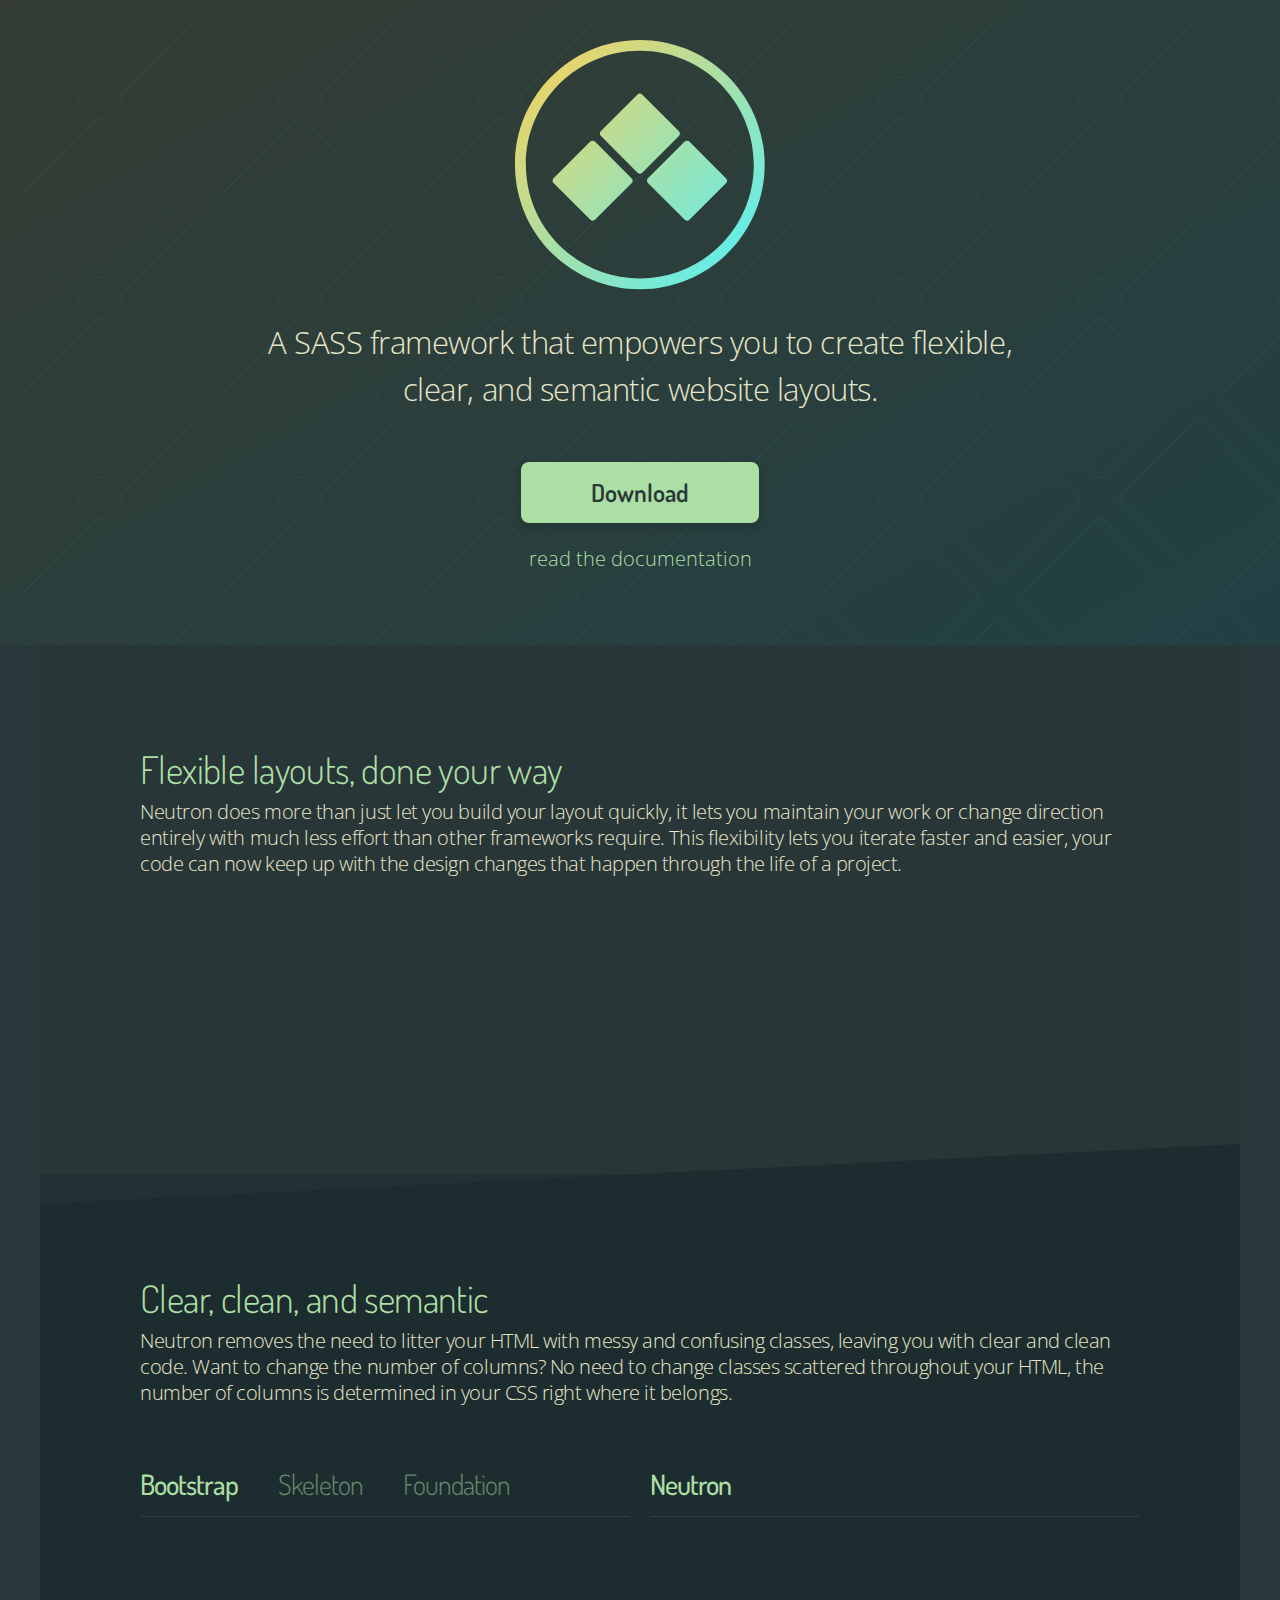
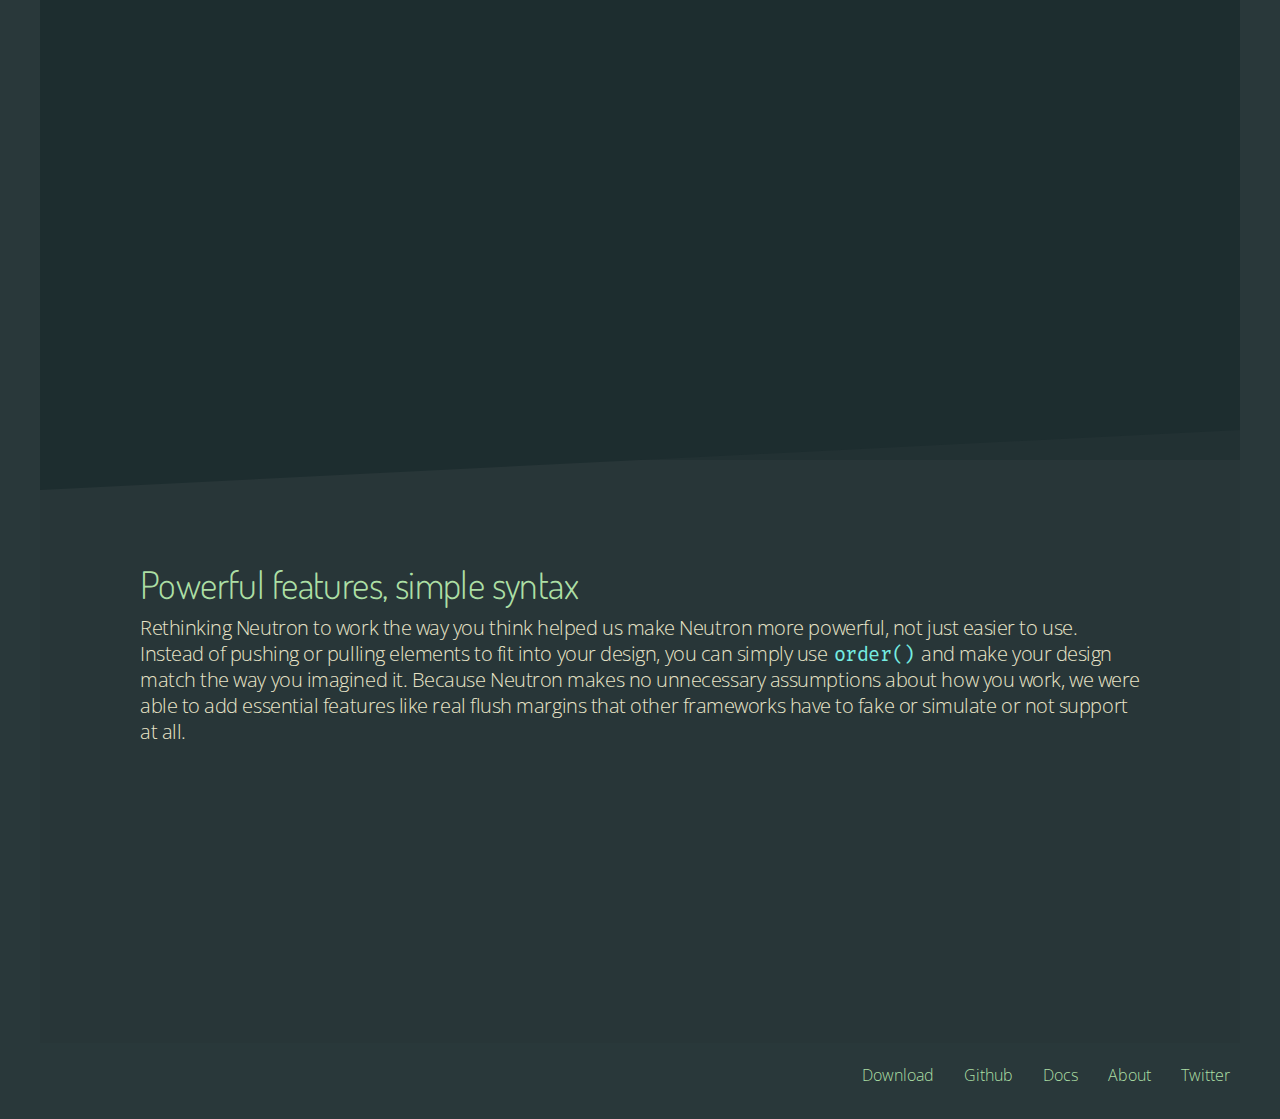
<file: index.html>
<!DOCTYPE html>
<html>
	<head>
		<title>Neutron</title>
		<link rel="stylesheet" href="assets/css/stylish.css">
		<link href='http://fonts.googleapis.com/css?family=Open+Sans:300|Dosis:300,400,600|Fira+Mono' rel='stylesheet' type='text/css'>
		<meta name="viewport" content="width=device-width, initial-scale=1, maximum-scale=1.0">
		<link href="/apple-touch-icon.png" rel="apple-touch-icon">
		<link rel="shortcut icon" href="/assets/img/pinned.svg" type="image/x-icon" />
		<link rel="mask-icon" href="/assets/img/pinned.svg" color="#29383A">
		<meta name="theme-color" content="#29383A">
	</head>
	<body>
		<header>
			<section id="intro" class="infoBlock">
				<div id="introLogo"></div>
				<p class="copyIntro">A SASS framework that empowers you to create flexible, clear, and semantic website layouts.</p>
				<a href="#" class="btn">Download</a>
				<br />
				<a href="/docs" class="docsLink">read the documentation</a>
			</section>
			<div class="pattern"></div>
		</header>
		<section id="flexibility" class="infoBlock">
			<h2>Flexible layouts, done your way</h2>
			<p>Neutron does more than just let you build your layout quickly, it lets you maintain your work or change direction entirely with much less effort than other frameworks require. This flexibility lets you iterate faster and easier, your code can now keep up with the design changes that happen through the life of a project.</p>
			<span class="wow" data-wow-delay="0s"></span>
			<span class="wow" data-wow-delay="0.1s"></span>
			<span class="wow" data-wow-delay="0.2s"></span>
			<span class="wow" data-wow-delay="0.3s"></span>
			<span class="wow" data-wow-delay="0.4s"></span>
			<span class="wow" data-wow-delay="0.5s"></span>
			<p class="indent0 wow" data-wow-delay="0.6s">@include columns(<i>6</i>);</p>
		</section>
		<section id="compare" class="infoBlock">
			<div class="topRight">
				<img src="assets/img/triangleTopRight.svg" />
			</div>
			<div class="topLeft">
				<img src="assets/img/traingleTopLeft.svg" />
			</div>
			<div class="bottomRight">
				<img src="assets/img/triangleBottomRight.svg" />
			</div>
			<div class="bottomLeft">
				<img src="assets/img/triangleBottomLeft.svg" />
			</div>
			<h2>Clear, clean, and semantic</h2>
			<p>Neutron removes the need to litter your HTML with messy and confusing classes, leaving you with clear and clean code. Want to change the number of columns? No need to change classes scattered throughout your HTML, the number of columns is determined in your CSS right where it belongs.</p>
			<span class="codeblock">
				<h3 class="active">Bootstrap</h3>
				<h3>Skeleton</h3>
				<h3>Foundation</h3>
				<hr />
				<div class="wow">
					<p class="indent0">&lt;div <i>class="container"</i>></p>
						<p class="indent1">&lt;div <i>class="row"</i>></p>
							<p class="indent2">&lt;div <i>class="col-xs-12 col-md-6"</i>></p>
								<p class="indent3">&lt;h1>Hello&lt;/h1></p>
							<p class="indent2">&lt;/div></p>
							<p class="indent2">&lt;div <i>class="col-xs-12 col-md-6"</i>></p>
								<p class="indent3">&lt;h1>World&lt;/h1></p>
							<p class="indent2">&lt;/div></p>
						<p class="indent1">&lt;/div></p>
					<p class="indent0">&lt;/div></p>
				</div>
			</span>
			
			<span class="codeblock">
				<h3 class="active">Neutron</h3>
				<hr />
				<div class="wow" data-wow-delay="0.3s">
					<p class="indent0">&lt;section></p>
						<p class="indent1">&lt;div></p>
							<p class="indent2">&lt;h1>Hello&lt;/h1></p>
						<p class="indent1">&lt;/div></p>
						<p class="indent1">&lt;div></p>
							<p class="indent2">&lt;h1>World&lt;/h1></p>
						<p class="indent1">&lt;/div></p>
					<p class="indent0">&lt;/section></p>
				</div>
				<div class="wow" data-wow-delay="0.3s">
					<p class="indent0">section {</p>
						<p class="indent1">columns(<i>1</i>)</p>
						<p class="indent1">@media {#<i>$from-tablet</i>} {</p>
							<p class="indent2">columns(<i>2</i>)</p>
						<p class="indent1">}</p>
					<p class="indent0">}</p>
				</div>
			</span>
		
		</section>
		<section id="powerful" class="infoBlock">
			<h2>Powerful features, simple syntax</h2>
			<p>Rethinking Neutron to work the way you think helped us make Neutron more powerful, not just easier to use. Instead of pushing or pulling elements to fit into your design, you can simply use <code>order()</code> and make your design match the way you imagined it. Because Neutron makes no unnecessary assumptions about how you work, we were able to add essential features like real flush margins that other frameworks have to fake or simulate or not support at all.</p>
			<span class="wow" data-wow-delay="0.2s">1</span>
			<span class="wow" data-wow-delay="0.4s">2</span>
			<span class="wow" data-wow-delay="0.3s">3</span>
			<span class="wow" data-wow-delay="0.1s">4</span>
			<span class="wow" data-wow-delay="0s">5</span>
			<p class="indent0 wow" data-wow-delay="0.5s">@include columns(<i>5</i>, $order:(<i>5,4,1,3,2</i>));</p>
		</section>
		
		<footer>
			<ul>
				<li><a href="#">Download</a>
				<li><a href="#">Github</a>
				<li><a href="#">Docs</a>
				<li><a href="#">About</a>
				<li><a href="#">Twitter</a>
			</ul>
		</footer>

		<script src="assets/js/wow.js"></script>
		<script>new WOW().init(); </script>
	</body>
</html>
</file>
<file: assets/css/stylish.css>
/*---------------------------------
           NeutronCSS
---------------------------------*/
/*! normalize.css v3.0.2 | MIT License | git.io/normalize */
@import url(animate.css);
html {
  -ms-text-size-adjust: 100%;
  -webkit-text-size-adjust: 100%;
  -moz-box-sizing: border-box;
  box-sizing: border-box; }

body {
  margin: 0; }

article,
aside,
details,
figcaption,
figure,
footer,
header,
hgroup,
main,
menu,
nav,
section,
summary {
  display: block; }

audio,
canvas,
progress,
video {
  display: inline-block;
  vertical-align: baseline; }

audio:not([controls]) {
  display: none;
  height: 0; }

[hidden],
template {
  display: none; }

a {
  background-color: transparent; }

a:active,
a:hover {
  outline: 0; }

abbr[title] {
  border-bottom: 1px dotted; }

b,
strong {
  font-weight: bold; }

dfn {
  font-style: italic; }

mark {
  background: #ff0;
  color: #000; }

small {
  font-size: 80%; }

sub,
sup {
  font-size: 75%;
  line-height: 0;
  position: relative;
  vertical-align: baseline; }

sup {
  top: -0.5em; }

sub {
  bottom: -0.25em; }

img {
  border: 0; }

svg:not(:root) {
  overflow: hidden; }

figure {
  margin: 1em 40px; }

hr {
  height: 0; }

pre {
  overflow: auto; }

code,
kbd,
pre,
samp {
  font-family: monospace, monospace;
  font-size: 1em; }

button,
input,
optgroup,
select,
textarea {
  color: inherit;
  /* 1 */
  font: inherit;
  /* 2 */
  margin: 0;
  /* 3 */ }

button {
  overflow: visible; }

button,
select {
  text-transform: none; }

button,
html input[type="button"],
input[type="reset"],
input[type="submit"] {
  -webkit-appearance: button;
  /* 2 */
  cursor: pointer;
  /* 3 */ }

button[disabled],
html input[disabled] {
  cursor: default; }

button::-moz-focus-inner,
input::-moz-focus-inner {
  border: 0;
  padding: 0; }

input {
  line-height: normal; }

input[type="checkbox"],
input[type="radio"] {
  box-sizing: border-box;
  /* 1 */
  padding: 0;
  /* 2 */ }

input[type="number"]::-webkit-inner-spin-button,
input[type="number"]::-webkit-outer-spin-button {
  height: auto; }

fieldset {
  border: 1px solid #c0c0c0;
  margin: 0 2px;
  padding: 0.35em 0.625em 0.75em; }

legend {
  border: 0;
  /* 1 */
  padding: 0;
  /* 2 */ }

textarea {
  overflow: auto; }

optgroup {
  font-weight: bold; }

table {
  border-collapse: collapse;
  border-spacing: 0; }

html {
  -moz-box-sizing: border-box;
  box-sizing: border-box;
  font-size: 62.5%; }

html * {
  -moz-box-sizing: inherit;
  box-sizing: inherit; }

body {
  max-width: 1200px;
  margin-left: auto;
  margin-right: auto;
  font-size: 1em; }

body {
  line-height: 1.6;
  font-weight: 400;
  font-family: "HelveticaNeue", "Helvetica Neue", Helvetica, Arial, sans-serif;
  color: #E8E5C8; }

h1, h2, h3, h4, h5, h6 {
  margin: 0 0 0.5rem;
  font-weight: 400; }

h1 {
  font-size: 3.0rem;
  line-height: 1.2;
  letter-spacing: -.1rem; }

h2 {
  font-size: 2.5rem;
  line-height: 1.25;
  letter-spacing: -.1rem; }

h3 {
  font-size: 2rem;
  line-height: 1.3;
  letter-spacing: -.1rem; }

h4 {
  font-size: 1.75rem;
  line-height: 1.35;
  letter-spacing: -.08rem; }

h5 {
  font-size: 1.5rem;
  line-height: 1.5;
  letter-spacing: -.05rem; }

h6 {
  font-size: 1.25rem;
  line-height: 1.6;
  letter-spacing: 0; }

p {
  margin-top: 0; }

a {
  color: #ACDFA4;
  text-decoration: none; }

a:hover {
  color: #0FA0CE;
  text-decoration: underline; }

input[type="email"],
input[type="number"],
input[type="search"],
input[type="text"],
input[type="tel"],
input[type="url"],
input[type="password"],
textarea {
  height: 38px;
  padding: 6px 10px;
  /* The 6px vertically centers text on FF, ignored by Webkit */
  background-color: #FFF;
  border: 1px solid #D1D1D1;
  box-shadow: none;
  box-sizing: border-box; }

select {
  box-shadow: none;
  box-sizing: border-box; }

textarea {
  min-height: 65px;
  padding-top: 6px;
  padding-bottom: 6px; }

input[type="email"]:focus,
input[type="number"]:focus,
input[type="search"]:focus,
input[type="text"]:focus,
input[type="tel"]:focus,
input[type="url"]:focus,
input[type="password"]:focus,
textarea:focus {
  border: 1px solid #33C3F0; }

label,
legend {
  display: block; }

legend {
  margin-left: 16px;
  margin-right: 16px;
  padding: 0 6px; }

fieldset {
  padding: 0 8px;
  border: 1px solid #888; }

input[type="checkbox"],
input[type="radio"] {
  display: inline; }

button,
html input[type="button"],
input[type="reset"],
input[type="submit"] {
  display: inline-block;
  padding: 5px 20px;
  margin: 0;
  line-height: 2;
  color: #F3F3F3;
  background: #004C94;
  text-align: center;
  text-decoration: none;
  white-space: nowrap;
  cursor: pointer;
  box-sizing: border-box;
  border: 1px solid #0059ae; }
  button:hover,
  html input[type="button"]:hover,
  input[type="reset"]:hover,
  input[type="submit"]:hover {
    color: #F3F3F3;
    background: #333;
    text-decoration: none; }
  button:active,
  html input[type="button"]:active,
  input[type="reset"]:active,
  input[type="submit"]:active {
    background: #004C94;
    color: #F3F3F3; }

code {
  padding: .2rem .5rem;
  margin: 0 .2rem;
  font-size: 90%;
  white-space: nowrap;
  background: #F1F1F1;
  border: 1px solid #E1E1E1;
  border-radius: 4px; }

pre > code {
  display: block;
  padding: 1rem 1.5rem;
  white-space: pre; }

ul {
  list-style: circle inside; }

ol {
  list-style: decimal inside; }

ol, ul {
  padding-left: 0;
  margin-top: 0; }

ul ul,
ul ol,
ol ol,
ol ul {
  margin: 1.5rem 0 1.5rem 3rem;
  font-size: 90%; }

li {
  margin-bottom: 1rem; }

th,
td {
  padding: 12px 15px;
  text-align: left;
  border-bottom: 1px solid #D1D1D1; }

th:first-child,
td:first-child {
  padding-left: 0; }

th:last-child,
td:last-child {
  padding-right: 0; }

* {
  box-sizing: border-box; }

body {
  font-size: 16px;
  background: #29383A;
  max-width: 100%; }
  @media (min-width: 375px) {
    body {
      font-size: 20px; } }

#introLogo {
  margin-top: -10px;
  margin-bottom: 20px;
  width: 100px;
  height: 100px;
  background: url(../img/logo.svg) no-repeat;
  background-size: contain;
  display: inline-block; }
  @media (min-width: 375px) {
    #introLogo {
      width: 150px;
      height: 150px; } }
  @media (min-width: 768px) {
    #introLogo {
      margin-top: 0px;
      margin-bottom: 20px;
      width: 250px;
      height: 250px; } }

h2 {
  font-size: 1.9em;
  font-family: "Dosis", helvetica, arial, sans-serif;
  font-weight: 300;
  line-height: 1.3em;
  letter-spacing: -0.59px;
  color: #ACDFA4; }

p {
  font-size: 1em;
  font-family: "Open Sans", helvetica, arial, sans-serif;
  font-weight: 300;
  line-height: 1.3em;
  letter-spacing: -0.46px; }

code {
  background: none;
  border: none;
  font-size: 1em;
  font-family: "fira mono", monaco;
  color: #75ECE1;
  padding: 0px; }

a {
  text-decoration: none;
  font-size: 1em;
  font-family: "Open Sans", helvetica, arial, sans-serif;
  font-weight: 300; }
  a:hover {
    text-decoration: underline;
    color: #ACDFA4; }

.btn {
  padding: 15px 70px;
  background: #ACDFA4;
  color: #29383A;
  border-radius: 8px;
  text-decoration: none;
  font-size: 1.24em;
  font-family: "Dosis", helvetica, arial, sans-serif;
  font-weight: 600;
  display: block;
  box-shadow: 0px 4px 10px rgba(0, 0, 0, 0.2);
  transition: 0.2s box-shadow ease, 0.2s color ease; }
  .btn:hover {
    box-shadow: 0px 8px 20px rgba(0, 0, 0, 0.3);
    color: black;
    text-decoration: none;
    transition: 0.5s box-shadow ease, 0.5s color ease; }
  .btn:active {
    box-shadow: none;
    transition: 0.1s box-shadow ease; }
  @media (min-width: 768px) {
    .btn {
      display: inline; } }

.copyIntro {
  font-size: 1.1em;
  font-family: "Open Sans", helvetica, arial, sans-serif;
  font-weight: 300;
  text-align: center;
  line-height: 1.5em;
  letter-spacing: -0.46px;
  padding-bottom: 30px; }
  @media (min-width: 375px) {
    .copyIntro {
      font-size: 1em; } }
  @media (min-width: 768px) {
    .copyIntro {
      font-size: 1.55em; } }

.docsLink {
  display: inline-block;
  margin-bottom: 30px;
  margin-top: -10px; }
  @media (min-width: 768px) {
    .docsLink {
      margin-top: 30px; } }

hr {
  margin-bottom: 30px;
  border: 1px solid rgba(232, 229, 200, 0.1);
  border-bottom: 0px; }
  @media (min-width: 768px) {
    hr {
      margin-top: 40px; } }

.indent0, dl > *:nth-child(1n+1) {
  font-family: "fira mono", monaco;
  font-size: 0.8em; }
  .indent0 i, dl > *:nth-child(1n+1) i {
    color: #75ECE1;
    font-style: normal; }

.indent1 {
  margin-left: 30px;
  font-family: "fira mono", monaco;
  font-size: 0.8em; }
  .indent1 i {
    color: #75ECE1;
    font-style: normal; }

.indent2 {
  margin-left: 60px;
  font-family: "fira mono", monaco;
  font-size: 0.8em; }
  .indent2 i {
    color: #75ECE1;
    font-style: normal; }

.indent3 {
  margin-left: 90px;
  font-family: "fira mono", monaco;
  font-size: 0.8em; }
  .indent3 i {
    color: #75ECE1;
    font-style: normal; }

.infoBlock {
  padding: 40px 20px; }
  @media (min-width: 768px) {
    .infoBlock {
      padding: 100px; } }

.definitionBlock {
  max-width: 1200px;
  margin-left: auto;
  margin-right: auto;
  padding: 40px 20px; }
  .definitionBlock:after {
    content: "";
    display: table;
    clear: both; }
  .definitionBlock > *:nth-child(1n+1) {
    width: calc(100%);
    float: left;
    clear: left;
    margin-left: 0;
    margin-right: 0; }
  @media (min-width: 768px) {
    .definitionBlock {
      padding: 30px 100px; } }

@keyframes slide {
  from {
    background-position: left 100%; }
  to {
    background-position: left 0%; } }
header {
  background: #1D2C2F;
  background-image: linear-gradient(-30deg, rgba(77, 241, 255, 0.1) 0%, rgba(255, 206, 85, 0.1) 100%);
  z-index: 1;
  position: relative; }
  header section {
    z-index: 2;
    position: relative; }
    @media (min-width: 768px) {
      header section {
        padding: 40px 100px !important; } }

.pattern {
  width: 100%;
  height: 100%;
  background-image: url(../img/pattern.svg);
  position: absolute;
  top: 0px;
  animation: slide 70s linear infinite;
  opacity: 0.2;
  z-index: 1;
  pointer-events: none;
  background-size: 50px; }
  @media (min-width: 768px) {
    .pattern {
      background-size: 200px;
      opacity: 0.05;
      animation: slide 50s linear infinite; } }

.definition {
  max-width: 1200px;
  margin-left: auto;
  margin-right: auto;
  background: rgba(29, 44, 47, 0.2);
  margin-top: 40px;
  padding: 30px;
  border-radius: 5px; }
  .definition:after {
    content: "";
    display: table;
    clear: both; }
  .definition > *:nth-child(1n+1) {
    width: calc(100%);
    float: left;
    clear: left;
    margin-left: 0;
    margin-right: 0; }

dl {
  max-width: 1200px;
  margin-left: auto;
  margin-right: auto; }
  dl:after {
    content: "";
    display: table;
    clear: both; }
  dl > *:nth-child(1n+1) {
    width: calc(100%);
    float: left;
    clear: left;
    margin-left: 0;
    margin-right: 0; }
  dl dd {
    margin-bottom: 30px; }
  @media (min-width: 768px) {
    dl {
      max-width: 1200px;
      margin-left: auto;
      margin-right: auto; }
      dl:after {
        content: "";
        display: table;
        clear: both; }
      dl > *:nth-child(2n+1) {
        width: calc(60%);
        float: left;
        clear: left;
        margin-left: 0; }
      dl > *:nth-child(2n+2) {
        width: calc(40%);
        float: left;
        clear: none;
        margin-right: 0; }
      dl dd {
        margin-bottom: 0px; } }

#intro {
  max-width: 1000px;
  margin-left: auto;
  margin-right: auto;
  text-align: center; }
  #intro:after {
    content: "";
    display: table;
    clear: both; }

#flexibility {
  max-width: 1200px;
  margin-left: auto;
  margin-right: auto;
  background: rgba(0, 0, 0, 0.02);
  overflow: hidden; }
  #flexibility:after {
    content: "";
    display: table;
    clear: both; }
  #flexibility > span:nth-of-type(3n+1) {
    width: calc(33.3333333333% - 2px - 2px + 0.6666666667px + 0.6666666667px);
    float: left;
    margin: 2px;
    clear: left;
    margin-left: 0; }
  #flexibility > span:nth-of-type(3n+2) {
    width: calc(33.3333333333% - 2px - 2px + 0.6666666667px + 0.6666666667px);
    float: left;
    margin: 2px;
    clear: none; }
  #flexibility > span:nth-of-type(3n+3) {
    width: calc(33.3333333333% - 2px - 2px + 0.6666666667px + 0.6666666667px);
    float: left;
    margin: 2px;
    clear: none;
    margin-right: 0; }
  #flexibility > span {
    background: rgba(117, 236, 225, 0.1);
    height: 60px;
    border: 1px solid rgba(117, 236, 225, 0.5);
    color: #75ECE1;
    -moz-animation: fadeInRight;
    animation: fadeInRight; }
  #flexibility .indent0, #flexibility dl > *:nth-child(1n+1) {
    animation: fadeIn;
    position: relative;
    top: 10px; }
  @media (min-width: 768px) {
    #flexibility {
      max-width: 1200px;
      margin-left: auto;
      margin-right: auto; }
      #flexibility:after {
        content: "";
        display: table;
        clear: both; }
      #flexibility > span:nth-of-type(6n+1) {
        width: calc(16.6666666667% - 10px - 10px + 1.6666666667px + 1.6666666667px);
        float: left;
        margin: 10px;
        clear: left;
        margin-left: 0; }
      #flexibility > span:nth-of-type(6n+2) {
        width: calc(16.6666666667% - 10px - 10px + 1.6666666667px + 1.6666666667px);
        float: left;
        margin: 10px;
        clear: none; }
      #flexibility > span:nth-of-type(6n+3) {
        width: calc(16.6666666667% - 10px - 10px + 1.6666666667px + 1.6666666667px);
        float: left;
        margin: 10px;
        clear: none; }
      #flexibility > span:nth-of-type(6n+4) {
        width: calc(16.6666666667% - 10px - 10px + 1.6666666667px + 1.6666666667px);
        float: left;
        margin: 10px;
        clear: none; }
      #flexibility > span:nth-of-type(6n+5) {
        width: calc(16.6666666667% - 10px - 10px + 1.6666666667px + 1.6666666667px);
        float: left;
        margin: 10px;
        clear: none; }
      #flexibility > span:nth-of-type(6n+6) {
        width: calc(16.6666666667% - 10px - 10px + 1.6666666667px + 1.6666666667px);
        float: left;
        margin: 10px;
        clear: none;
        margin-right: 0; }
      #flexibility > span {
        height: 120px;
        border-radius: 5px; } }

#compare {
  max-width: 1200px;
  margin-left: auto;
  margin-right: auto;
  background: #1D2D2F;
  position: relative; }
  #compare:after {
    content: "";
    display: table;
    clear: both; }
  #compare > .codeblock:nth-of-type(1n+1) {
    width: calc(100%);
    float: left;
    clear: left;
    margin-left: 0;
    margin-right: 0; }
  #compare .topRight {
    width: 50%;
    height: 30px;
    position: absolute;
    right: 0px;
    top: -30px; }
    #compare .topRight img {
      position: absolute;
      bottom: 0px;
      width: 100%; }
  #compare .topLeft {
    width: 50%;
    height: 30px;
    position: absolute;
    left: 0px;
    top: 0px; }
    #compare .topLeft img {
      position: absolute;
      top: 0px;
      width: 100%; }
  #compare .bottomLeft {
    width: 50%;
    height: 30px;
    position: absolute;
    left: 0px;
    bottom: -30px; }
    #compare .bottomLeft img {
      position: absolute;
      top: 0px;
      width: 100%; }
  #compare .bottomRight {
    width: 50%;
    height: 30px;
    position: absolute;
    right: 0px;
    bottom: 0px; }
    #compare .bottomRight img {
      position: absolute;
      bottom: 0px;
      width: 100%; }
  #compare h3 {
    color: #ACDFA4;
    font-size: 1.4em;
    font-family: "Dosis", helvetica, arial, sans-serif;
    font-weight: 300;
    float: left;
    display: block;
    opacity: 0.5;
    margin-right: 40px; }
    #compare h3.active {
      opacity: 1;
      font-weight: 500; }
  #compare hr {
    margin-top: 50px;
    margin-bottom: 35px; }
  #compare .codeblock div {
    animation: fadeInUp; }
  @media (min-width: 768px) {
    #compare {
      max-width: 1200px;
      margin-left: auto;
      margin-right: auto; }
      #compare:after {
        content: "";
        display: table;
        clear: both; }
      #compare > .codeblock:nth-of-type(2n+1) {
        width: calc(50% - 10px - 10px + 5px + 5px);
        float: left;
        margin: 40px 10px;
        clear: left;
        margin-left: 0; }
      #compare > .codeblock:nth-of-type(2n+2) {
        width: calc(50% - 10px - 10px + 5px + 5px);
        float: left;
        margin: 40px 10px;
        clear: none;
        margin-right: 0; }
      #compare span:last-child {
        max-width: 1200px;
        margin-left: auto;
        margin-right: auto; }
        #compare span:last-child:after {
          content: "";
          display: table;
          clear: both; }
        #compare span:last-child > div:nth-of-type(1n+1) {
          width: calc(100%);
          float: left;
          clear: left;
          margin-left: 0;
          margin-right: 0; } }
    @media (min-width: 768px) and (min-width: 768px) {
      #compare span:last-child {
        max-width: 1200px;
        margin-left: auto;
        margin-right: auto; }
        #compare span:last-child:after {
          content: "";
          display: table;
          clear: both; }
        #compare span:last-child > div:nth-of-type(2n+1) {
          width: calc(50% - -5px - -5px + -2.5px + -2.5px);
          float: left;
          margin: 0px -5px;
          clear: left;
          margin-left: 0; }
        #compare span:last-child > div:nth-of-type(2n+2) {
          width: calc(50% - -5px - -5px + -2.5px + -2.5px);
          float: left;
          margin: 0px -5px;
          clear: none;
          margin-right: 0; } }

#powerful {
  max-width: 1200px;
  margin-left: auto;
  margin-right: auto;
  background: rgba(0, 0, 0, 0.02);
  overflow: hidden; }
  #powerful:after {
    content: "";
    display: table;
    clear: both; }
  #powerful > span:nth-of-type(5n+1) {
    width: calc(20% - 2px - 2px + 0.4px + 0.4px);
    float: left;
    margin: 2px;
    clear: left;
    margin-left: 0; }
  #powerful > span:nth-of-type(5n+2) {
    width: calc(20% - 2px - 2px + 0.4px + 0.4px);
    float: left;
    margin: 2px;
    clear: none; }
  #powerful > span:nth-of-type(5n+3) {
    width: calc(20% - 2px - 2px + 0.4px + 0.4px);
    float: left;
    margin: 2px;
    clear: none; }
  #powerful > span:nth-of-type(5n+4) {
    width: calc(20% - 2px - 2px + 0.4px + 0.4px);
    float: left;
    margin: 2px;
    clear: none; }
  #powerful > span:nth-of-type(5n+5) {
    width: calc(20% - 2px - 2px + 0.4px + 0.4px);
    float: left;
    margin: 2px;
    clear: none;
    margin-right: 0; }
  #powerful > span:nth-of-type(5n+5) {
    left: calc(0px - ((0px + (20% + 0.8px) + (20% + 0.8px) + (20% + 0.8px) + (20% + 0.8px) + (20% + 0.8px))) + (0px + (20% + 0.8px)));
    position: relative; }
  #powerful > span:nth-of-type(5n+4) {
    left: calc(0px - ((0px + (20% + 0.8px) + (20% + 0.8px) + (20% + 0.8px) + (20% + 0.8px))) + (0px + (20% + 0.8px) + (20% + 0.8px)));
    position: relative; }
  #powerful > span:nth-of-type(5n+1) {
    left: calc(0px - ((0px + (20% + 0.8px))) + (0px + (20% + 0.8px) + (20% + 0.8px) + (20% + 0.8px)));
    position: relative; }
  #powerful > span:nth-of-type(5n+3) {
    left: calc(0px - ((0px + (20% + 0.8px) + (20% + 0.8px) + (20% + 0.8px))) + (0px + (20% + 0.8px) + (20% + 0.8px) + (20% + 0.8px) + (20% + 0.8px)));
    position: relative; }
  #powerful > span:nth-of-type(5n+2) {
    left: calc(0px - ((0px + (20% + 0.8px) + (20% + 0.8px))) + (0px + (20% + 0.8px) + (20% + 0.8px) + (20% + 0.8px) + (20% + 0.8px) + (20% + 0.8px)));
    position: relative; }
  #powerful > span {
    background: rgba(117, 236, 225, 0.1);
    line-height: 60px;
    border: 1px solid rgba(117, 236, 225, 0.5);
    color: #75ECE1;
    text-align: center;
    font-size: 2em;
    font-family: "Dosis", helvetica, arial, sans-serif;
    font-weight: 400;
    animation: fadeInRight; }
  #powerful .indent0, #powerful dl > *:nth-child(1n+1) {
    animation: fadeIn;
    position: relative;
    top: 10px; }
  @media (min-width: 768px) {
    #powerful {
      max-width: 1200px;
      margin-left: auto;
      margin-right: auto; }
      #powerful:after {
        content: "";
        display: table;
        clear: both; }
      #powerful > span:nth-of-type(5n+1) {
        width: calc(20% - 10px - 10px + 2px + 2px);
        float: left;
        margin: 10px;
        clear: left;
        margin-left: 0; }
      #powerful > span:nth-of-type(5n+2) {
        width: calc(20% - 10px - 10px + 2px + 2px);
        float: left;
        margin: 10px;
        clear: none; }
      #powerful > span:nth-of-type(5n+3) {
        width: calc(20% - 10px - 10px + 2px + 2px);
        float: left;
        margin: 10px;
        clear: none; }
      #powerful > span:nth-of-type(5n+4) {
        width: calc(20% - 10px - 10px + 2px + 2px);
        float: left;
        margin: 10px;
        clear: none; }
      #powerful > span:nth-of-type(5n+5) {
        width: calc(20% - 10px - 10px + 2px + 2px);
        float: left;
        margin: 10px;
        clear: none;
        margin-right: 0; }
      #powerful > span:nth-of-type(5n+5) {
        left: calc(0px - ((0px + (20% + 4px) + (20% + 4px) + (20% + 4px) + (20% + 4px) + (20% + 4px))) + (0px + (20% + 4px)));
        position: relative; }
      #powerful > span:nth-of-type(5n+4) {
        left: calc(0px - ((0px + (20% + 4px) + (20% + 4px) + (20% + 4px) + (20% + 4px))) + (0px + (20% + 4px) + (20% + 4px)));
        position: relative; }
      #powerful > span:nth-of-type(5n+1) {
        left: calc(0px - ((0px + (20% + 4px))) + (0px + (20% + 4px) + (20% + 4px) + (20% + 4px)));
        position: relative; }
      #powerful > span:nth-of-type(5n+3) {
        left: calc(0px - ((0px + (20% + 4px) + (20% + 4px) + (20% + 4px))) + (0px + (20% + 4px) + (20% + 4px) + (20% + 4px) + (20% + 4px)));
        position: relative; }
      #powerful > span:nth-of-type(5n+2) {
        left: calc(0px - ((0px + (20% + 4px) + (20% + 4px))) + (0px + (20% + 4px) + (20% + 4px) + (20% + 4px) + (20% + 4px) + (20% + 4px)));
        position: relative; }
      #powerful > span {
        line-height: 120px;
        border-radius: 5px;
        font-size: 4.05em; } }

footer {
  max-width: 1200px;
  margin-left: auto;
  margin-right: auto;
  position: relative; }
  footer:after {
    content: "";
    display: table;
    clear: both; }
  footer > *:nth-child(1n+1) {
    width: calc(100%);
    float: left;
    clear: left;
    margin-left: 0;
    margin-right: 0; }
  footer ul {
    position: absolute;
    right: 0px;
    width: auto !important;
    padding-right: 10px;
    padding-top: 20px;
    padding-bottom: 20px; }
  footer li {
    float: left;
    list-style: none;
    margin-left: 30px;
    font-size: 0.8em; }

#ratios section {
  max-width: 1200px;
  margin-left: auto;
  margin-right: auto; }
  #ratios section:after {
    content: "";
    display: table;
    clear: both; }
  #ratios section > div:nth-of-type(2n+1) {
    width: calc(33.3333333333% - 0.5px - 0.5px + 0.25px + 0.25px);
    float: left;
    background: rgba(117, 236, 225, 0.2);
    height: 60px;
    color: #75ECE1;
    text-align: right;
    vertical-align: middle;
    padding-right: 20px;
    line-height: 60px;
    margin: 0.5px;
    clear: left;
    margin-left: 0; }
    #ratios section > div:nth-of-type(2n+1) p {
      position: relative;
      top: 50%;
      transform: translateY(-50%);
      transform-style: preserve-3d;
      font-family: "fira mono", monaco;
      font-size: 0.7em; }
  #ratios section > div:nth-of-type(2n+2) {
    width: calc(66.6666666667% - 0.5px - 0.5px + 0.25px + 0.25px);
    float: left;
    background: rgba(117, 236, 225, 0.2);
    height: 60px;
    color: #75ECE1;
    text-align: right;
    vertical-align: middle;
    padding-right: 20px;
    line-height: 60px;
    margin: 0.5px;
    clear: none;
    margin-right: 0; }
    #ratios section > div:nth-of-type(2n+2) p {
      position: relative;
      top: 50%;
      transform: translateY(-50%);
      transform-style: preserve-3d;
      font-family: "fira mono", monaco;
      font-size: 0.7em; }

#bootstrap section:nth-child(3) {
  max-width: 1200px;
  margin-left: auto;
  margin-right: auto; }
  #bootstrap section:nth-child(3):after {
    content: "";
    display: table;
    clear: both; }
  #bootstrap section:nth-child(3) > div:nth-of-type(2n+1) {
    width: calc(8.3333333333% - 0.5px - 0.5px + 0.25px + 0.25px);
    float: left;
    background: rgba(117, 236, 225, 0.2);
    height: 60px;
    color: #75ECE1;
    text-align: right;
    vertical-align: middle;
    padding-right: 20px;
    line-height: 60px;
    margin: 0.5px;
    clear: left;
    margin-left: 0; }
    #bootstrap section:nth-child(3) > div:nth-of-type(2n+1) p {
      position: relative;
      top: 50%;
      transform: translateY(-50%);
      transform-style: preserve-3d;
      font-family: "fira mono", monaco;
      font-size: 0.7em; }
  #bootstrap section:nth-child(3) > div:nth-of-type(2n+2) {
    width: calc(91.6666666667% - 0.5px - 0.5px + 0.25px + 0.25px);
    float: left;
    background: rgba(117, 236, 225, 0.2);
    height: 60px;
    color: #75ECE1;
    text-align: right;
    vertical-align: middle;
    padding-right: 20px;
    line-height: 60px;
    margin: 0.5px;
    clear: none;
    margin-right: 0; }
    #bootstrap section:nth-child(3) > div:nth-of-type(2n+2) p {
      position: relative;
      top: 50%;
      transform: translateY(-50%);
      transform-style: preserve-3d;
      font-family: "fira mono", monaco;
      font-size: 0.7em; }
#bootstrap section:nth-child(4) {
  max-width: 1200px;
  margin-left: auto;
  margin-right: auto; }
  #bootstrap section:nth-child(4):after {
    content: "";
    display: table;
    clear: both; }
  #bootstrap section:nth-child(4) > div:nth-of-type(2n+1) {
    width: calc(16.6666666667% - 0.5px - 0.5px + 0.25px + 0.25px);
    float: left;
    background: rgba(117, 236, 225, 0.2);
    height: 60px;
    color: #75ECE1;
    text-align: right;
    vertical-align: middle;
    padding-right: 20px;
    line-height: 60px;
    margin: 0.5px;
    clear: left;
    margin-left: 0; }
    #bootstrap section:nth-child(4) > div:nth-of-type(2n+1) p {
      position: relative;
      top: 50%;
      transform: translateY(-50%);
      transform-style: preserve-3d;
      font-family: "fira mono", monaco;
      font-size: 0.7em; }
  #bootstrap section:nth-child(4) > div:nth-of-type(2n+2) {
    width: calc(83.3333333333% - 0.5px - 0.5px + 0.25px + 0.25px);
    float: left;
    background: rgba(117, 236, 225, 0.2);
    height: 60px;
    color: #75ECE1;
    text-align: right;
    vertical-align: middle;
    padding-right: 20px;
    line-height: 60px;
    margin: 0.5px;
    clear: none;
    margin-right: 0; }
    #bootstrap section:nth-child(4) > div:nth-of-type(2n+2) p {
      position: relative;
      top: 50%;
      transform: translateY(-50%);
      transform-style: preserve-3d;
      font-family: "fira mono", monaco;
      font-size: 0.7em; }
#bootstrap section:nth-child(5) {
  max-width: 1200px;
  margin-left: auto;
  margin-right: auto; }
  #bootstrap section:nth-child(5):after {
    content: "";
    display: table;
    clear: both; }
  #bootstrap section:nth-child(5) > div:nth-of-type(2n+1) {
    width: calc(25% - 0.5px - 0.5px + 0.25px + 0.25px);
    float: left;
    background: rgba(117, 236, 225, 0.2);
    height: 60px;
    color: #75ECE1;
    text-align: right;
    vertical-align: middle;
    padding-right: 20px;
    line-height: 60px;
    margin: 0.5px;
    clear: left;
    margin-left: 0; }
    #bootstrap section:nth-child(5) > div:nth-of-type(2n+1) p {
      position: relative;
      top: 50%;
      transform: translateY(-50%);
      transform-style: preserve-3d;
      font-family: "fira mono", monaco;
      font-size: 0.7em; }
  #bootstrap section:nth-child(5) > div:nth-of-type(2n+2) {
    width: calc(75% - 0.5px - 0.5px + 0.25px + 0.25px);
    float: left;
    background: rgba(117, 236, 225, 0.2);
    height: 60px;
    color: #75ECE1;
    text-align: right;
    vertical-align: middle;
    padding-right: 20px;
    line-height: 60px;
    margin: 0.5px;
    clear: none;
    margin-right: 0; }
    #bootstrap section:nth-child(5) > div:nth-of-type(2n+2) p {
      position: relative;
      top: 50%;
      transform: translateY(-50%);
      transform-style: preserve-3d;
      font-family: "fira mono", monaco;
      font-size: 0.7em; }
#bootstrap section:nth-child(6) {
  max-width: 1200px;
  margin-left: auto;
  margin-right: auto; }
  #bootstrap section:nth-child(6):after {
    content: "";
    display: table;
    clear: both; }
  #bootstrap section:nth-child(6) > div:nth-of-type(2n+1) {
    width: calc(33.3333333333% - 0.5px - 0.5px + 0.25px + 0.25px);
    float: left;
    background: rgba(117, 236, 225, 0.2);
    height: 60px;
    color: #75ECE1;
    text-align: right;
    vertical-align: middle;
    padding-right: 20px;
    line-height: 60px;
    margin: 0.5px;
    clear: left;
    margin-left: 0; }
    #bootstrap section:nth-child(6) > div:nth-of-type(2n+1) p {
      position: relative;
      top: 50%;
      transform: translateY(-50%);
      transform-style: preserve-3d;
      font-family: "fira mono", monaco;
      font-size: 0.7em; }
  #bootstrap section:nth-child(6) > div:nth-of-type(2n+2) {
    width: calc(66.6666666667% - 0.5px - 0.5px + 0.25px + 0.25px);
    float: left;
    background: rgba(117, 236, 225, 0.2);
    height: 60px;
    color: #75ECE1;
    text-align: right;
    vertical-align: middle;
    padding-right: 20px;
    line-height: 60px;
    margin: 0.5px;
    clear: none;
    margin-right: 0; }
    #bootstrap section:nth-child(6) > div:nth-of-type(2n+2) p {
      position: relative;
      top: 50%;
      transform: translateY(-50%);
      transform-style: preserve-3d;
      font-family: "fira mono", monaco;
      font-size: 0.7em; }
#bootstrap section:nth-child(7) {
  max-width: 1200px;
  margin-left: auto;
  margin-right: auto; }
  #bootstrap section:nth-child(7):after {
    content: "";
    display: table;
    clear: both; }
  #bootstrap section:nth-child(7) > div:nth-of-type(2n+1) {
    width: calc(41.6666666667% - 0.5px - 0.5px + 0.25px + 0.25px);
    float: left;
    background: rgba(117, 236, 225, 0.2);
    height: 60px;
    color: #75ECE1;
    text-align: right;
    vertical-align: middle;
    padding-right: 20px;
    line-height: 60px;
    margin: 0.5px;
    clear: left;
    margin-left: 0; }
    #bootstrap section:nth-child(7) > div:nth-of-type(2n+1) p {
      position: relative;
      top: 50%;
      transform: translateY(-50%);
      transform-style: preserve-3d;
      font-family: "fira mono", monaco;
      font-size: 0.7em; }
  #bootstrap section:nth-child(7) > div:nth-of-type(2n+2) {
    width: calc(58.3333333333% - 0.5px - 0.5px + 0.25px + 0.25px);
    float: left;
    background: rgba(117, 236, 225, 0.2);
    height: 60px;
    color: #75ECE1;
    text-align: right;
    vertical-align: middle;
    padding-right: 20px;
    line-height: 60px;
    margin: 0.5px;
    clear: none;
    margin-right: 0; }
    #bootstrap section:nth-child(7) > div:nth-of-type(2n+2) p {
      position: relative;
      top: 50%;
      transform: translateY(-50%);
      transform-style: preserve-3d;
      font-family: "fira mono", monaco;
      font-size: 0.7em; }
#bootstrap section:nth-child(8) {
  max-width: 1200px;
  margin-left: auto;
  margin-right: auto; }
  #bootstrap section:nth-child(8):after {
    content: "";
    display: table;
    clear: both; }
  #bootstrap section:nth-child(8) > div:nth-of-type(2n+1) {
    width: calc(50% - 0.5px - 0.5px + 0.25px + 0.25px);
    float: left;
    background: rgba(117, 236, 225, 0.2);
    height: 60px;
    color: #75ECE1;
    text-align: right;
    vertical-align: middle;
    padding-right: 20px;
    line-height: 60px;
    margin: 0.5px;
    clear: left;
    margin-left: 0; }
    #bootstrap section:nth-child(8) > div:nth-of-type(2n+1) p {
      position: relative;
      top: 50%;
      transform: translateY(-50%);
      transform-style: preserve-3d;
      font-family: "fira mono", monaco;
      font-size: 0.7em; }
  #bootstrap section:nth-child(8) > div:nth-of-type(2n+2) {
    width: calc(50% - 0.5px - 0.5px + 0.25px + 0.25px);
    float: left;
    background: rgba(117, 236, 225, 0.2);
    height: 60px;
    color: #75ECE1;
    text-align: right;
    vertical-align: middle;
    padding-right: 20px;
    line-height: 60px;
    margin: 0.5px;
    clear: none;
    margin-right: 0; }
    #bootstrap section:nth-child(8) > div:nth-of-type(2n+2) p {
      position: relative;
      top: 50%;
      transform: translateY(-50%);
      transform-style: preserve-3d;
      font-family: "fira mono", monaco;
      font-size: 0.7em; }
#bootstrap section:nth-child(9) {
  max-width: 1200px;
  margin-left: auto;
  margin-right: auto; }
  #bootstrap section:nth-child(9):after {
    content: "";
    display: table;
    clear: both; }
  #bootstrap section:nth-child(9) > div:nth-of-type(1n+1) {
    width: calc(100% - 0.5px - 0.5px + 0.5px + 0.5px);
    float: left;
    background: rgba(117, 236, 225, 0.2);
    height: 60px;
    color: #75ECE1;
    text-align: right;
    vertical-align: middle;
    padding-right: 20px;
    line-height: 60px;
    margin: 0.5px;
    clear: left;
    margin-left: 0;
    margin-right: 0; }
    #bootstrap section:nth-child(9) > div:nth-of-type(1n+1) p {
      position: relative;
      top: 50%;
      transform: translateY(-50%);
      transform-style: preserve-3d;
      font-family: "fira mono", monaco;
      font-size: 0.7em; }

#uneven-columns section {
  max-width: 1200px;
  margin-left: auto;
  margin-right: auto; }
  #uneven-columns section:after {
    content: "";
    display: table;
    clear: both; }
  #uneven-columns section > div:nth-of-type(5n+1) {
    width: calc(20% - 0.5px - 0.5px + 0.1px + 0.1px);
    float: left;
    background: rgba(117, 236, 225, 0.2);
    height: 60px;
    color: #75ECE1;
    text-align: right;
    vertical-align: middle;
    padding-right: 20px;
    line-height: 60px;
    margin: 0.5px;
    clear: left;
    margin-left: 0; }
    #uneven-columns section > div:nth-of-type(5n+1) p {
      position: relative;
      top: 50%;
      transform: translateY(-50%);
      transform-style: preserve-3d;
      font-family: "fira mono", monaco;
      font-size: 0.7em; }
  #uneven-columns section > div:nth-of-type(5n+2) {
    width: calc(20% - 0.5px - 0.5px + 0.1px + 0.1px);
    float: left;
    background: rgba(117, 236, 225, 0.2);
    height: 60px;
    color: #75ECE1;
    text-align: right;
    vertical-align: middle;
    padding-right: 20px;
    line-height: 60px;
    margin: 0.5px;
    clear: none; }
    #uneven-columns section > div:nth-of-type(5n+2) p {
      position: relative;
      top: 50%;
      transform: translateY(-50%);
      transform-style: preserve-3d;
      font-family: "fira mono", monaco;
      font-size: 0.7em; }
  #uneven-columns section > div:nth-of-type(5n+3) {
    width: calc(20% - 0.5px - 0.5px + 0.1px + 0.1px);
    float: left;
    background: rgba(117, 236, 225, 0.2);
    height: 60px;
    color: #75ECE1;
    text-align: right;
    vertical-align: middle;
    padding-right: 20px;
    line-height: 60px;
    margin: 0.5px;
    clear: none; }
    #uneven-columns section > div:nth-of-type(5n+3) p {
      position: relative;
      top: 50%;
      transform: translateY(-50%);
      transform-style: preserve-3d;
      font-family: "fira mono", monaco;
      font-size: 0.7em; }
  #uneven-columns section > div:nth-of-type(5n+4) {
    width: calc(20% - 0.5px - 0.5px + 0.1px + 0.1px);
    float: left;
    background: rgba(117, 236, 225, 0.2);
    height: 60px;
    color: #75ECE1;
    text-align: right;
    vertical-align: middle;
    padding-right: 20px;
    line-height: 60px;
    margin: 0.5px;
    clear: none; }
    #uneven-columns section > div:nth-of-type(5n+4) p {
      position: relative;
      top: 50%;
      transform: translateY(-50%);
      transform-style: preserve-3d;
      font-family: "fira mono", monaco;
      font-size: 0.7em; }
  #uneven-columns section > div:nth-of-type(5n+5) {
    width: calc(20% - 0.5px - 0.5px + 0.1px + 0.1px);
    float: left;
    background: rgba(117, 236, 225, 0.2);
    height: 60px;
    color: #75ECE1;
    text-align: right;
    vertical-align: middle;
    padding-right: 20px;
    line-height: 60px;
    margin: 0.5px;
    clear: none;
    margin-right: 0; }
    #uneven-columns section > div:nth-of-type(5n+5) p {
      position: relative;
      top: 50%;
      transform: translateY(-50%);
      transform-style: preserve-3d;
      font-family: "fira mono", monaco;
      font-size: 0.7em; }
</file>
